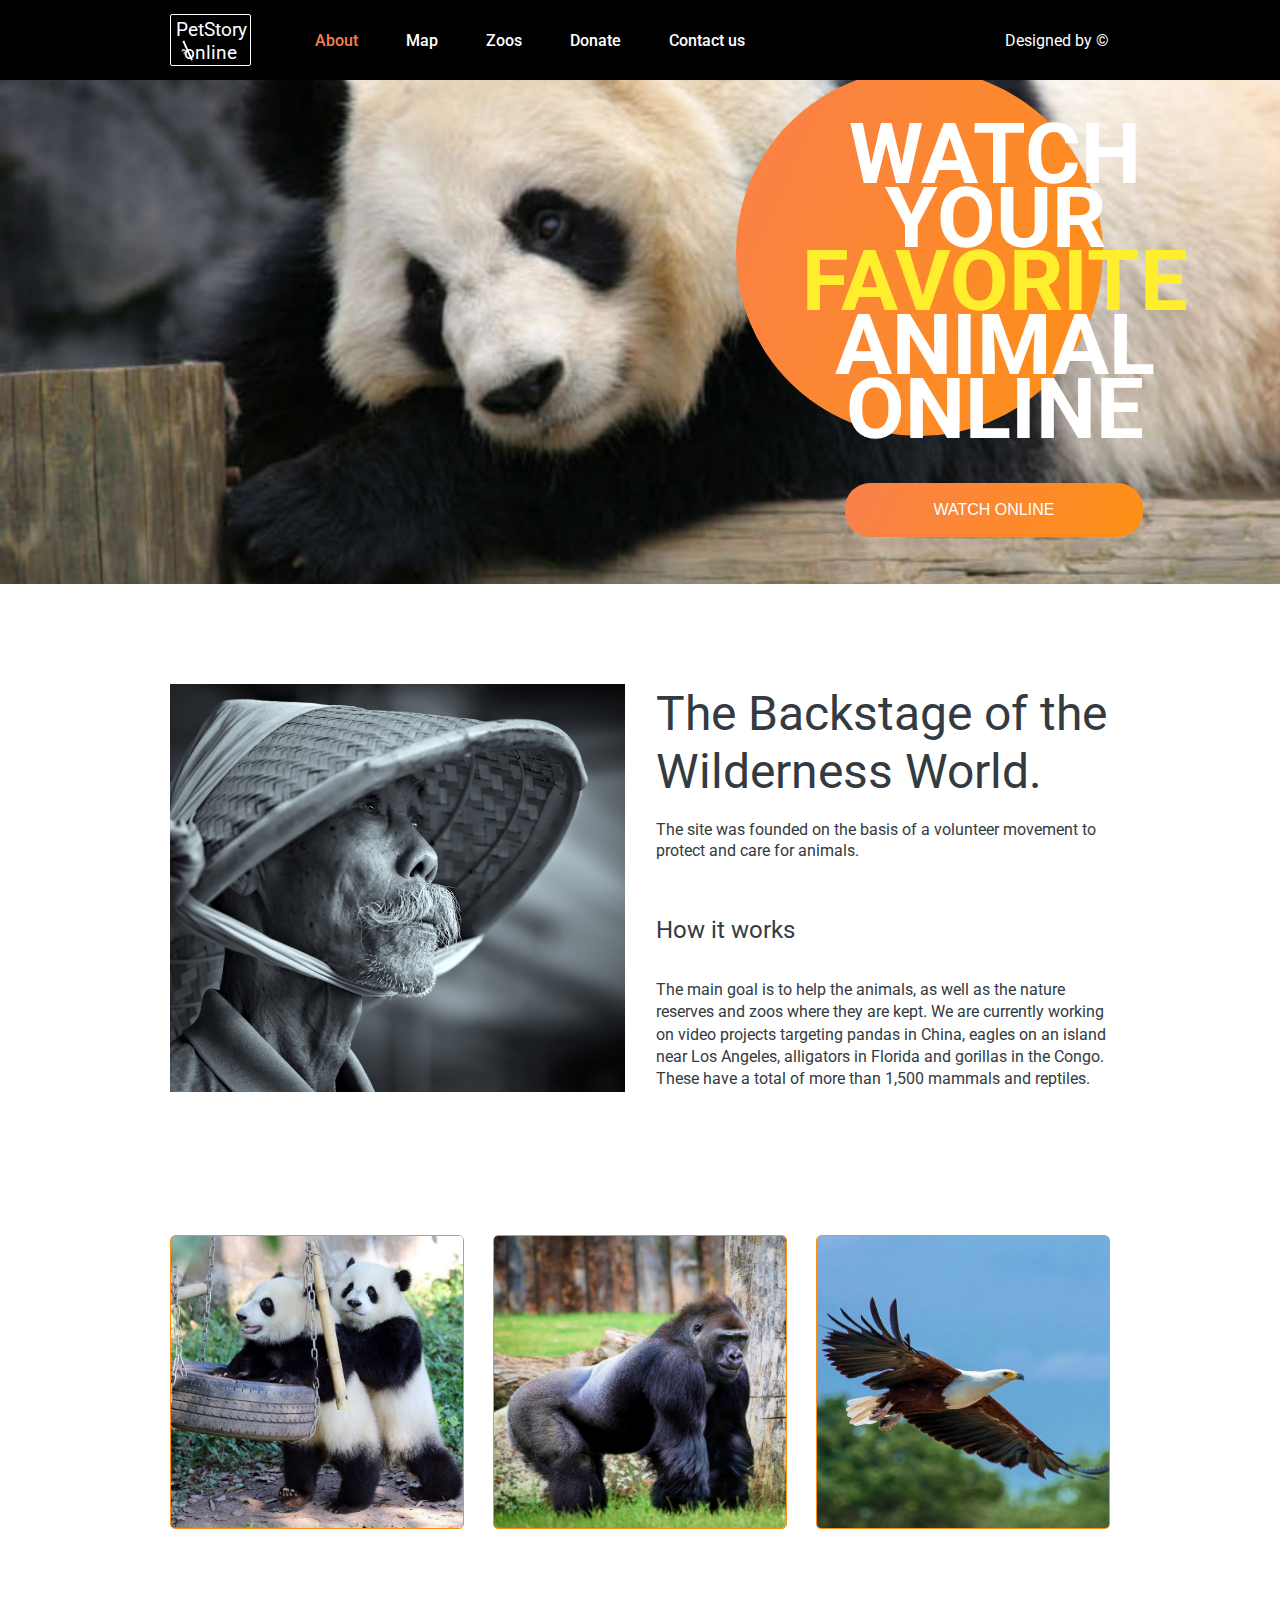
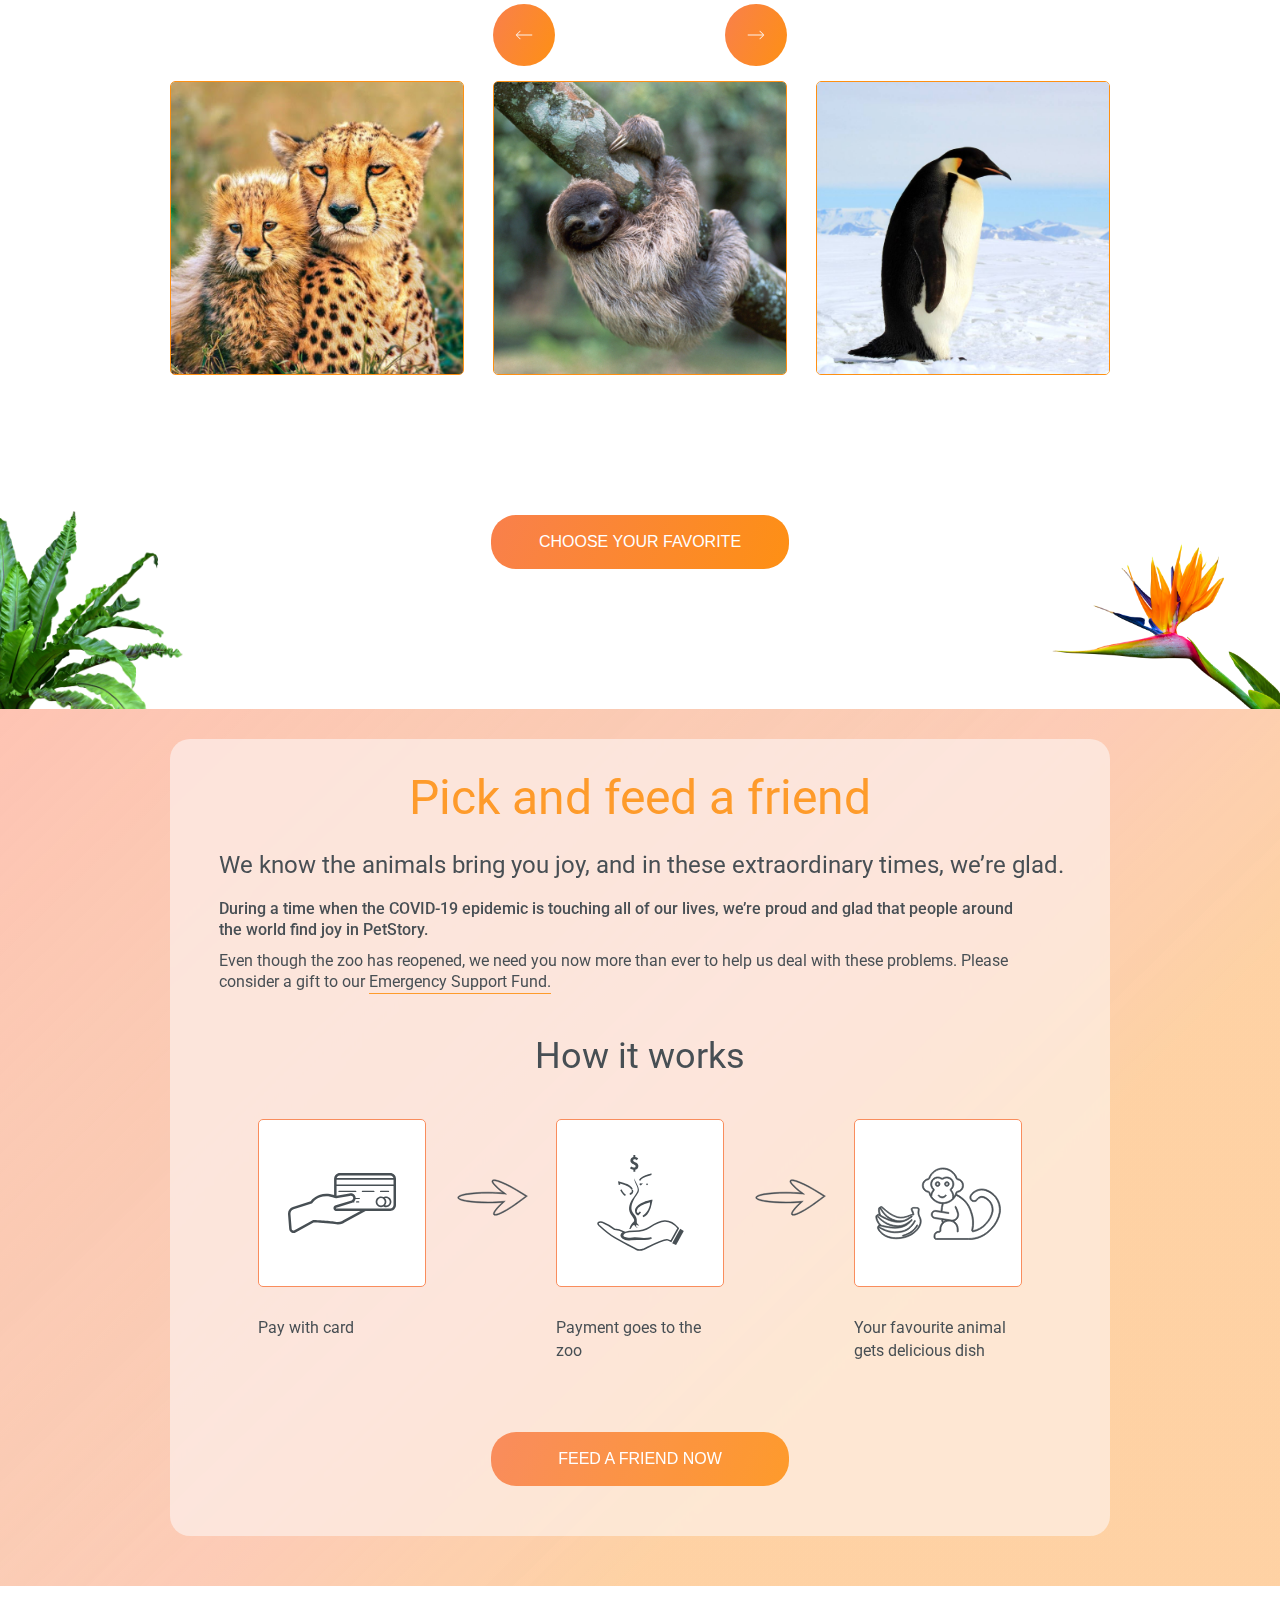
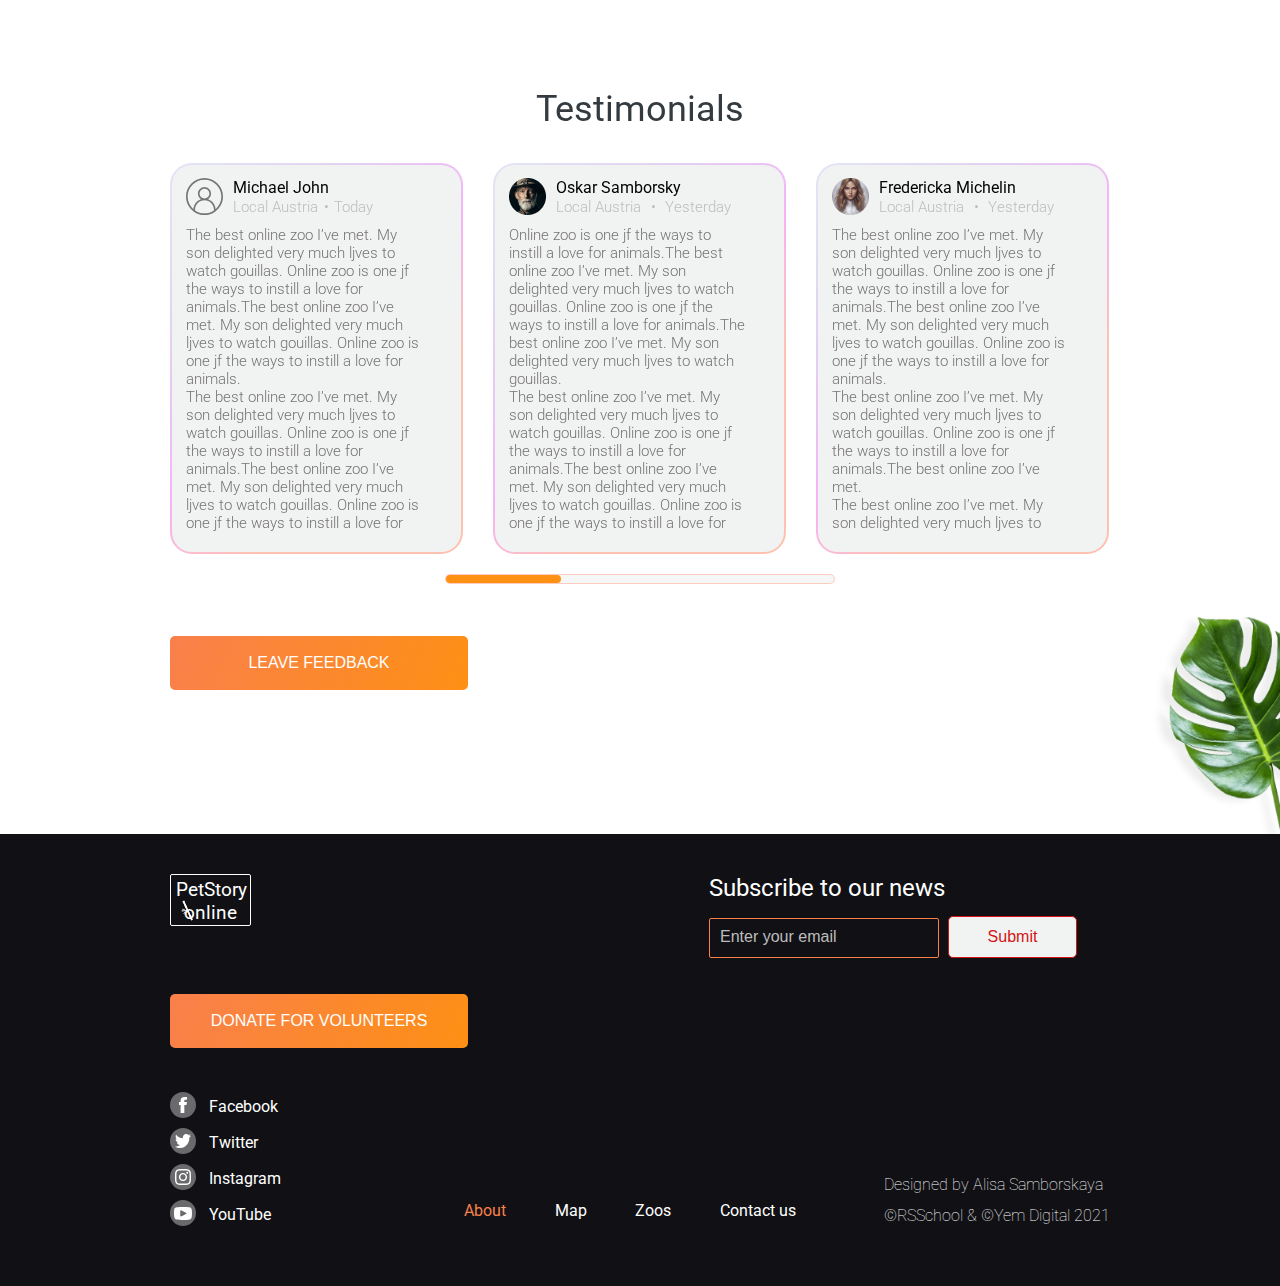
<file: index.html>
<!DOCTYPE html>
<html lang="en">
<head>
    <meta charset="UTF-8">
    <meta http-equiv="X-UA-Compatible" content="IE=edge">
    <meta name="viewport" content="width=device-width, initial-scale=1.0">
    <link rel="stylesheet" href="pages/main/style.css">
    <link href="https://fonts.googleapis.com/css2?family=Roboto:wght@300;400;500;700&display=swap" rel="stylesheet"> 
    <title>PetStory-Online</title>
</head>
<body>
    <header>
        <div class="shadow-bg"></div>
        <nav class="nav">
            <a class="logo" href="">
                <h1>PetStory online</h1>
            </a>
            <ul class="navigation">
                <li><a class="about-active" href="/">About</a></li>
                <li><a href="">Map</a></li>
                <li><a href="">Zoos</a></li>
                <li><a href="pages/donate">Donate</a></li>
                <li><a href="">Contact us</a></li>
            </ul>
            <a href="https://www.figma.com/file/ypzT9idgAILaSRVRmDAJxn/online-zoo-3-weeks?node-id=0%3A1" class="designed-by" target="_blank">Designed by &#169;</a>
            <div class="burger-menu">
                <div class="menu__btn">
                    <span class="burger-button"></span>
                </div>
            </div>
        </nav>
    </header>
    <main>
        <section class="section_what">
            <div class="what_container">
                <div class="what_content">
                    <div class="what_text">
                        <div class="circle">
                            <p class="watch_your">Watch<br>your<br><span style="color: #FFEE2E;">favorite<br></span>animal<br>online</p>
                        </div>
                    </div>
                    <button class="round_but watch_but">Watch online</button>
                </div>
            </div>
        </section>
        <div class="wrapper">
            <div class="flower">
                <img src="assets/images/flower.png" alt="flower">
            </div>
            <div class="palm">
                <img src="assets/images/palm.png" alt="palm">
            </div>
            <div class="strelitzia">
                <img src="assets/images/strelitzia.png" alt="strelitzia">
            </div>
            <div class="backstage">
                <div class="container">
                    <section class="thebackstage">
                        <div class="bamboo_cap_img">
                            <img class="bamboo_cap" src="assets/images/bamboo-cap.png" alt="bamboo_cap" width="609" height="403">
                            <img class="bamboo_cap_small" src="assets/images/bamboo-cap-small.jpg" alt="bamboo_cap">
                        </div>
                        <div class="backstage_text">
                            <h2>The Backstage of the Wilderness World.</h2>
                            <p class="backstage_p1">The site was founded on the basis of a volunteer movement to protect and care for animals.</p>
                            <p class="backstage_p2">How it works </p>
                            <p class="backstage_p3">The main goal is to help the animals, as well as the nature reserves and zoos where they are kept. We are currently working on video projects targeting pandas in China, eagles on an island near Los Angeles, alligators in Florida and gorillas in the Congo. These have a total of more than 1,500 mammals and reptiles.</p>
                        </div>
                    </section>
                </div>
                <section class="pets-container">
                    <button class="round-arrow round-arrow-left">
                        <img src="assets/icons/left-arrow.svg" alt="left arrow">
                    </button>
                    <div class="container">
                        <div class="pets-carousel">
                            <div class="pets active">
                                <div class="pet_img">
                                    <img class="pet-image" src="assets/images/giantPandas.png" alt="Giant Pandas">
                                    <div class="pet-description">
                                        <span class="pet-name">Giant Pandas</span>
                                        <p class="pet-text">Native to Southwest China</p>
                                        <img class="pet-icon" src="assets/icons/banana.svg" alt="banana">
                                    </div>
                                </div>
                                <div class="pet_img">
                                    <img class="pet-image" src="assets/images/eagles.png" alt="Eagles">
                                    <div class="pet-description">
                                        <span class="pet-name">Eagles</span>
                                        <p class="pet-text">Native to South America</p>
                                        <img class="pet-icon" src="assets/icons/meet-fish.svg" alt="meat fish">
                                    </div>
                                </div>
                                <div class="pet_img">
                                    <img class="pet-image" src="assets/images/gorillas.png" alt="Gorillas">
                                    <div class="pet-description">
                                        <span class="pet-name">Gorillas</span>
                                        <p class="pet-text">Native to Congo</p>
                                        <img class="pet-icon" src="assets/icons/banana.svg" alt="banana">
                                    </div>
                                </div>
                                <div class="pet_img">
                                    <img class="pet-image" src="assets/images/twoToed.png" alt="Two-toed sloth">
                                    <div class="pet-description">
                                        <span class="pet-name">Two-toed sloth</span>
                                        <p class="pet-text">Mesoamerica, South America</p>
                                        <img class="pet-icon" src="assets/icons/banana.svg" alt="banana">
                                    </div>
                                </div>
                                <div class="pet_img">
                                    <img class="pet-image" src="assets/images/cheetahs.png" alt="Cheetahs">
                                    <div class="pet-description">
                                        <span class="pet-name">Cheetahs</span>
                                        <p class="pet-text">Native to Africa</p>
                                        <img class="pet-icon" src="assets/icons/meet-fish.svg" alt="meat fish">
                                    </div>
                                </div>
                                <div class="pet_img">
                                    <img class="pet-image" src="assets/images/penguins.png" alt="Penguins">
                                    <div class="pet-description">
                                        <span class="pet-name">Penguins</span>
                                        <p class="pet-text">Native to Antarctica</p>
                                        <img class="pet-icon" src="assets/icons/meet-fish.svg" alt="meat fish">
                                    </div>
                                </div>
                            </div>
                            <div class="pets">
                                <div class="pet_img">
                                    <img class="pet-image" src="assets/images/giantPandas.png" alt="Giant Pandas">
                                    <div class="pet-description">
                                        <span class="pet-name">Giant Pandas</span>
                                        <p class="pet-text">Native to Southwest China</p>
                                        <img class="pet-icon" src="assets/icons/banana.svg" alt="banana">
                                    </div>
                                </div>
                                <div class="pet_img">
                                    <img class="pet-image" src="assets/images/eagles.png" alt="Eagles">
                                    <div class="pet-description">
                                        <span class="pet-name">Eagles</span>
                                        <p class="pet-text">Native to South America</p>
                                        <img class="pet-icon" src="assets/icons/meet-fish.svg" alt="meat fish">
                                    </div>
                                </div>
                                <div class="pet_img">
                                    <img class="pet-image" src="assets/images/gorillas.png" alt="Gorillas">
                                    <div class="pet-description">
                                        <span class="pet-name">Gorillas</span>
                                        <p class="pet-text">Native to Congo</p>
                                        <img class="pet-icon" src="assets/icons/banana.svg" alt="banana">
                                    </div>
                                </div>
                                <div class="pet_img">
                                    <img class="pet-image" src="assets/images/twoToed.png" alt="Two-toed sloth">
                                    <div class="pet-description">
                                        <span class="pet-name">Two-toed sloth</span>
                                        <p class="pet-text">Mesoamerica, South America</p>
                                        <img class="pet-icon" src="assets/icons/banana.svg" alt="banana">
                                    </div>
                                </div>
                                <div class="pet_img">
                                    <img class="pet-image" src="assets/images/cheetahs.png" alt="Cheetahs">
                                    <div class="pet-description">
                                        <span class="pet-name">Cheetahs</span>
                                        <p class="pet-text">Native to Africa</p>
                                        <img class="pet-icon" src="assets/icons/meet-fish.svg" alt="meat fish">
                                    </div>
                                </div>
                                <div class="pet_img">
                                    <img class="pet-image" src="assets/images/penguins.png" alt="Penguins">
                                    <div class="pet-description">
                                        <span class="pet-name">Penguins</span>
                                        <p class="pet-text">Native to Antarctica</p>
                                        <img class="pet-icon" src="assets/icons/meet-fish.svg" alt="meat fish">
                                    </div>
                                </div>
                            </div>
                            <div class="pets">
                                <div class="pet_img">
                                    <img class="pet-image" src="assets/images/giantPandas.png" alt="Giant Pandas">
                                    <div class="pet-description">
                                        <span class="pet-name">Giant Pandas</span>
                                        <p class="pet-text">Native to Southwest China</p>
                                        <img class="pet-icon" src="assets/icons/banana.svg" alt="banana">
                                    </div>
                                </div>
                                <div class="pet_img">
                                    <img class="pet-image" src="assets/images/eagles.png" alt="Eagles">
                                    <div class="pet-description">
                                        <span class="pet-name">Eagles</span>
                                        <p class="pet-text">Native to South America</p>
                                        <img class="pet-icon" src="assets/icons/meet-fish.svg" alt="meat fish">
                                    </div>
                                </div>
                                <div class="pet_img">
                                    <img class="pet-image" src="assets/images/gorillas.png" alt="Gorillas">
                                    <div class="pet-description">
                                        <span class="pet-name">Gorillas</span>
                                        <p class="pet-text">Native to Congo</p>
                                        <img class="pet-icon" src="assets/icons/banana.svg" alt="banana">
                                    </div>
                                </div>
                                <div class="pet_img">
                                    <img class="pet-image" src="assets/images/twoToed.png" alt="Two-toed sloth">
                                    <div class="pet-description">
                                        <span class="pet-name">Two-toed sloth</span>
                                        <p class="pet-text">Mesoamerica, South America</p>
                                        <img class="pet-icon" src="assets/icons/banana.svg" alt="banana">
                                    </div>
                                </div>
                                <div class="pet_img">
                                    <img class="pet-image" src="assets/images/cheetahs.png" alt="Cheetahs">
                                    <div class="pet-description">
                                        <span class="pet-name">Cheetahs</span>
                                        <p class="pet-text">Native to Africa</p>
                                        <img class="pet-icon" src="assets/icons/meet-fish.svg" alt="meat fish">
                                    </div>
                                </div>
                                <div class="pet_img">
                                    <img class="pet-image" src="assets/images/penguins.png" alt="Penguins">
                                    <div class="pet-description">
                                        <span class="pet-name">Penguins</span>
                                        <p class="pet-text">Native to Antarctica</p>
                                        <img class="pet-icon" src="assets/icons/meet-fish.svg" alt="meat fish">
                                    </div>
                                </div>
                            </div>
                        </div>
                    </div>
                    <button class="round-arrow round-arrow-right">
                        <img src="assets/icons/right-arrow.svg" alt="right arrow">
                    </button>
                </section>
                <button class="round_but">choose your favorite</button>
            </div>
        </div>
        <section class="pick">
            <div class="container">
                <div class="pick-container">
                    <h2>Pick and feed a friend</h2>
                    <p class="pick-subtitle">We know the animals bring you joy, and in these extraordinary times, we&rsquo;re glad.</p>
                    <p class="pick-text1"><b>During a time when the COVID-19 epidemic is touching all of our lives, we&rsquo;re proud and glad that people around the world find joy in PetStory.</b></p>
                    <p class="pick-text2">Even though the zoo has reopened, we need you now more than ever to help us deal with these problems. Please consider
                        a gift to our <a href="pages/donate" class="pick-underline">Emergency Support Fund.</a></p>
                    <h3>How it works</h3>
                    <div class="pick-cards">
                        <div class="pick-col">
                            <div class="pick-card"><img src="assets/icons/paycard.svg" alt="pay card"></div>
                            <p>Pay with card</p>
                        </div>
                        <div class="pick-arrow"><img src="assets/icons/big-arrow.svg" alt="arrow"></div>
                        <div class="pick-col">
                            <div class="pick-card"><img src="assets/icons/zoo.svg" alt="zoo"></div>
                            <p>Payment goes to the zoo</p>
                        </div>
                        <div class="pick-arrow"><img src="assets/icons/big-arrow.svg" alt="arrow"></div>
                        <div class="pick-col">
                            <div class="pick-card"><img src="assets/icons/monkey.svg" alt="monkey"></div>
                            <p>Your favourite animal gets delicious dish</p>
                        </div>
                    </div>
                    <button class="round_but">Feed a friend now</button>
                </div>
            </div>
        </section>
        <div class="wrapper">
            <div class="leav">
                <img src="assets/images/leav.png" alt="leav">
            </div>
            <div class="container testimonials-container">
                <h3 class="testimonials-h3">Testimonials</h3>
                <div class="shadow-bg-testimonials"></div>
                <div class="testimonials">
                    <div class="testimonial-bg">
                        <div class="testimonial">
                            <div class="user">
                                <div class="user-photo">
                                    <img src="assets/icons/noname.svg" alt="no name">
                                </div>
                                <div class="user-info">
                                    <p class="user-name">Michael John</p>
                                    <p class="user-location">Local Austria<span class="dot">&bull;</span>Today</p>
                                </div>
                            </div>
                            <p class="testimonial-text">The best online zoo I&rsquo;ve met. My son delighted very much ljves to watch gouillas. Online zoo is one jf the ways to instill a love for animals.The best online zoo I&rsquo;ve met. My son delighted very much ljves to watch gouillas. Online zoo is one jf the ways to instill a love for animals.<br>
                                The best online zoo I&rsquo;ve met. My son delighted very much ljves to watch gouillas. Online zoo is one jf the ways to instill a love for animals.The best online zoo I&rsquo;ve met. My son delighted very much ljves to watch gouillas. Online zoo is one jf the ways to instill a love for animals.
                            </p> 
                        </div>
                    </div>
                    <div class="testimonial-bg">
                        <div class="testimonial">
                                <div class="user">
                                    <div class="user-photo">
                                        <img src="assets/images/Oskar.png" alt="Oskar">
                                    </div>
                                    <div class="user-info">
                                        <p class="user-name">Oskar Samborsky</p>
                                        <p class="user-location">Local Austria<span class="dot"> &bull; </span>Yesterday</p>
                                    </div>
                                </div>
                                <p class="testimonial-text">Online zoo is one jf the ways to instill a love for animals.The best online zoo I&rsquo;ve met. My son delighted very much ljves to watch gouillas. Online zoo is one jf the ways to instill a love for animals.The best online zoo I&rsquo;ve met. My son delighted very much ljves to watch gouillas.<br>
                                    The best online zoo I&rsquo;ve met. My son delighted very much ljves to watch gouillas. Online zoo is one jf the ways to instill a love for animals.The best online zoo I&rsquo;ve met. My son delighted very much ljves to watch gouillas. Online zoo is one jf the ways to instill a love for animals.
                                    </p>
                        </div>
                    </div>
                    <div class="testimonial-bg">
                        <div class="testimonial">
                                <div class="user">
                                    <div class="user-photo">
                                        <img src="assets/images/Fredericka.png" alt="Fredericka">
                                    </div>
                                    <div class="user-info">
                                        <p class="user-name">Fredericka Michelin</p>
                                        <p class="user-location">Local Austria <span class="dot"> &bull; </span>Yesterday</p>
                                    </div>
                                </div>
                                <p class="testimonial-text">The best online zoo I&rsquo;ve met. My son delighted very much ljves to watch gouillas. Online zoo is one jf the ways to instill a love for animals.The best online zoo I&rsquo;ve met. My son delighted very much ljves to watch gouillas. Online zoo is one jf the ways to instill a love for animals.<br>
                                    The best online zoo I&rsquo;ve met. My son delighted very much ljves to watch gouillas. Online zoo is one jf the ways to instill a love for animals.The best online zoo I&rsquo;ve met.<br>
                                    The best online zoo I&rsquo;ve met. My son delighted very much ljves to watch gouillas. Online zoo is one jf the ways to instill a love for animals.The best online zoo I&rsquo;ve met. My son delighted very much ljves to watch gouillas. Online zoo is one jf the ways to instill a love for animals.
                                    </p>
                        </div>
                    </div>
                    <div class="testimonial-bg">
                        <div class="testimonial">
                                <div class="user">
                                    <div class="user-photo">
                                        <img src="assets/images/Mila.png" alt="Mila">
                                    </div>
                                    <div class="user-info">
                                        <p class="user-name">Mila Riksha</p>
                                        <p class="user-location">Local Austria <span class="dot"> &bull; </span>Yesterday</p>
                                    </div>
                                </div>
                                <p class="testimonial-text">My son delighted very much ljves to watch gouillas. Online zoo is one jf the ways to instill a love for animals.The best online zoo I&rsquo;ve met. My son delighted very much ljves to watch gouillas. Online zoo is one jf the ways to instill a love for animals.The best online zoo I&rsquo;ve met. My son delighted very much ljves to watch gouillas. Online zoo is one jf the ways to instill a love for animals.The best online zoo I&rsquo;ve met. My son delighted very much ljves to watch gouillas.<br>
                                    The best online zoo I&rsquo;ve met. My son delighted very much ljves to watch gouillas. Online zoo is one jf the ways to instill a love for animals.The best online zoo I&rsquo;ve met. My son delighted very much ljves to watch gouillas. Online zoo is one jf the ways to instill a love for animals.
                                </p>
                        </div>
                    </div>
                    <div class="testimonial-bg extra">
                        <div class="testimonial">
                                <div class="user">
                                    <div class="user-photo">
                                        <img src="assets/icons/noname.svg" alt="Mila">
                                    </div>
                                    <div class="user-info">
                                        <p class="user-name">Joshua Martin</p>
                                        <p class="user-location">Local Austria <span class="dot"> &bull; </span>Yesterday</p>
                                    </div>
                                </div>
                                <p class="testimonial-text">My son delighted very much ljves to watch gouillas. Online zoo is one jf the ways to instill a love for animals.The best online zoo I&rsquo;ve met. My son delighted very much ljves to watch gouillas. Online zoo is one jf the ways to instill a love for animals.The best online zoo I&rsquo;ve met. My son delighted very much ljves to watch gouillas. Online zoo is one jf the ways to instill a love for animals.The best online zoo I&rsquo;ve met. My son delighted very much ljves to watch gouillas.<br>
                                    The best online zoo I&rsquo;ve met. My son delighted very much ljves to watch gouillas. Online zoo is one jf the ways to instill a love for animals.The best online zoo I&rsquo;ve met. My son delighted very much ljves to watch gouillas. Online zoo is one jf the ways to instill a love for animals.
                                </p>
                        </div>
                    </div>
                    <div class="testimonial-bg extra">
                        <div class="testimonial">
                                <div class="user">
                                    <div class="user-photo">
                                        <img src="assets/icons/noname.svg" alt="Mila">
                                    </div>
                                    <div class="user-info">
                                        <p class="user-name">Michael Martin</p>
                                        <p class="user-location">Local Austria <span class="dot"> &bull; </span>Yesterday</p>
                                    </div>
                                </div>
                                <p class="testimonial-text">My son delighted very much ljves to watch gouillas. Online zoo is one jf the ways to instill a love for animals.The best online zoo I&rsquo;ve met. My son delighted very much ljves to watch gouillas. Online zoo is one jf the ways to instill a love for animals.The best online zoo I&rsquo;ve met. My son delighted very much ljves to watch gouillas. Online zoo is one jf the ways to instill a love for animals.The best online zoo I&rsquo;ve met. My son delighted very much ljves to watch gouillas.<br>
                                    The best online zoo I&rsquo;ve met. My son delighted very much ljves to watch gouillas. Online zoo is one jf the ways to instill a love for animals.The best online zoo I&rsquo;ve met. My son delighted very much ljves to watch gouillas. Online zoo is one jf the ways to instill a love for animals.
                                </p>
                        </div>
                    </div>
                    <div class="testimonial-bg extra">
                        <div class="testimonial">
                                <div class="user">
                                    <div class="user-photo">
                                        <img src="assets/icons/noname.svg" alt="Mila">
                                    </div>
                                    <div class="user-info">
                                        <p class="user-name">Stephen Powers</p>
                                        <p class="user-location">Local Austria <span class="dot"> &bull; </span>Yesterday</p>
                                    </div>
                                </div>
                                <p class="testimonial-text">My son delighted very much ljves to watch gouillas. Online zoo is one jf the ways to instill a love for animals.The best online zoo I&rsquo;ve met. My son delighted very much ljves to watch gouillas. Online zoo is one jf the ways to instill a love for animals.The best online zoo I&rsquo;ve met. My son delighted very much ljves to watch gouillas. Online zoo is one jf the ways to instill a love for animals.The best online zoo I&rsquo;ve met. My son delighted very much ljves to watch gouillas.<br>
                                    The best online zoo I&rsquo;ve met. My son delighted very much ljves to watch gouillas. Online zoo is one jf the ways to instill a love for animals.The best online zoo I&rsquo;ve met. My son delighted very much ljves to watch gouillas. Online zoo is one jf the ways to instill a love for animals.
                                </p>
                        </div>
                    </div>
                    <div class="testimonial-bg extra">
                        <div class="testimonial">
                                <div class="user">
                                    <div class="user-photo">
                                        <img src="assets/icons/noname.svg" alt="Mila">
                                    </div>
                                    <div class="user-info">
                                        <p class="user-name">Katherine Hudson</p>
                                        <p class="user-location">Local Austria <span class="dot"> &bull; </span>Yesterday</p>
                                    </div>
                                </div>
                                <p class="testimonial-text">My son delighted very much ljves to watch gouillas. Online zoo is one jf the ways to instill a love for animals.The best online zoo I&rsquo;ve met. My son delighted very much ljves to watch gouillas. Online zoo is one jf the ways to instill a love for animals.The best online zoo I&rsquo;ve met. My son delighted very much ljves to watch gouillas. Online zoo is one jf the ways to instill a love for animals.The best online zoo I&rsquo;ve met. My son delighted very much ljves to watch gouillas.<br>
                                    The best online zoo I&rsquo;ve met. My son delighted very much ljves to watch gouillas. Online zoo is one jf the ways to instill a love for animals.The best online zoo I&rsquo;ve met. My son delighted very much ljves to watch gouillas. Online zoo is one jf the ways to instill a love for animals.
                                </p>
                        </div>
                    </div>
                    <div class="testimonial-bg extra">
                        <div class="testimonial">
                                <div class="user">
                                    <div class="user-photo">
                                        <img src="assets/icons/noname.svg" alt="Mila">
                                    </div>
                                    <div class="user-info">
                                        <p class="user-name">Kimberly Campbell</p>
                                        <p class="user-location">Local Austria <span class="dot"> &bull; </span>Yesterday</p>
                                    </div>
                                </div>
                                <p class="testimonial-text">My son delighted very much ljves to watch gouillas. Online zoo is one jf the ways to instill a love for animals.The best online zoo I&rsquo;ve met. My son delighted very much ljves to watch gouillas. Online zoo is one jf the ways to instill a love for animals.The best online zoo I&rsquo;ve met. My son delighted very much ljves to watch gouillas. Online zoo is one jf the ways to instill a love for animals.The best online zoo I&rsquo;ve met. My son delighted very much ljves to watch gouillas.<br>
                                    The best online zoo I&rsquo;ve met. My son delighted very much ljves to watch gouillas. Online zoo is one jf the ways to instill a love for animals.The best online zoo I&rsquo;ve met. My son delighted very much ljves to watch gouillas. Online zoo is one jf the ways to instill a love for animals.
                                </p>
                        </div>
                    </div>
                    <div class="testimonial-bg extra">
                        <div class="testimonial">
                                <div class="user">
                                    <div class="user-photo">
                                        <img src="assets/icons/noname.svg" alt="Mila">
                                    </div>
                                    <div class="user-info">
                                        <p class="user-name">Stephanie Davis</p>
                                        <p class="user-location">Local Austria <span class="dot"> &bull; </span>Yesterday</p>
                                    </div>
                                </div>
                                <p class="testimonial-text">My son delighted very much ljves to watch gouillas. Online zoo is one jf the ways to instill a love for animals.The best online zoo I&rsquo;ve met. My son delighted very much ljves to watch gouillas. Online zoo is one jf the ways to instill a love for animals.The best online zoo I&rsquo;ve met. My son delighted very much ljves to watch gouillas. Online zoo is one jf the ways to instill a love for animals.The best online zoo I&rsquo;ve met. My son delighted very much ljves to watch gouillas.<br>
                                    The best online zoo I&rsquo;ve met. My son delighted very much ljves to watch gouillas. Online zoo is one jf the ways to instill a love for animals.The best online zoo I&rsquo;ve met. My son delighted very much ljves to watch gouillas. Online zoo is one jf the ways to instill a love for animals.
                                </p>
                        </div>
                    </div>
                    <div class="testimonial-bg extra">
                        <div class="testimonial">
                                <div class="user">
                                    <div class="user-photo">
                                        <img src="assets/icons/noname.svg" alt="Mila">
                                    </div>
                                    <div class="user-info">
                                        <p class="user-name">Heather Brown</p>
                                        <p class="user-location">Local Austria <span class="dot"> &bull; </span>Yesterday</p>
                                    </div>
                                </div>
                                <p class="testimonial-text">My son delighted very much ljves to watch gouillas. Online zoo is one jf the ways to instill a love for animals.The best online zoo I&rsquo;ve met. My son delighted very much ljves to watch gouillas. Online zoo is one jf the ways to instill a love for animals.The best online zoo I&rsquo;ve met. My son delighted very much ljves to watch gouillas. Online zoo is one jf the ways to instill a love for animals.The best online zoo I&rsquo;ve met. My son delighted very much ljves to watch gouillas.<br>
                                    The best online zoo I&rsquo;ve met. My son delighted very much ljves to watch gouillas. Online zoo is one jf the ways to instill a love for animals.The best online zoo I&rsquo;ve met. My son delighted very much ljves to watch gouillas. Online zoo is one jf the ways to instill a love for animals.
                                </p>
                        </div>
                    </div>
                </div>
                <input class="scrollbar" type="range" min="0" max="7" step="1" value="0">
                <button class="rect_but leave-feed">leave feedback</button>
            </div>
        </div>
    </main>
    <footer>
        <div class="container">
            <div class="footer_top">
                <a class="logo" href=""><h1>PetStory online</h1></a>
                <div class="footer_subscribe">
                    <p>Subscribe to our news</p>
                    <form class="subscribe_form" action="">
                        <input type="email" name="" class="email_form" required placeholder="Enter your email" id="">
                        <button class="rect_but submit_but">Submit</button>
                    </form>
                </div>
            </div>
            <button class="rect_but">donate for volunteers</button>
            <div class="footer_bottom">
                <div class="social">
                    <ul>
                        <li><a href="https://www.facebook.com/"><div class="social-icon"><img src="assets/icons/facebook.svg" alt="facebook"></div>Facebook</a></li>
                        <li><a href="https://twitter.com/"><div class="social-icon"><img src="assets/icons/twitter.svg" alt="twitter"></div>Twitter</a></li>
                        <li><a href="https://www.instagram.com/"><div class="social-icon"><img src="assets/icons/instagram.svg" alt="instagram"></div>Instagram</a></li>
                        <li><a href="https://www.youtube.com/"><div class="social-icon"><img src="assets/icons/youtube.svg" alt="youtube"></div>YouTube</a></li>
                    </ul>
                </div>
                <div class="footer-nav">
                    <ul>
                        <li><a class="about-active" href="">About</a></li>
                        <li><a href="">Map</a></li>
                        <li><a href="">Zoos</a></li>
                        <li><a href="">Contact us</a></li>
                    </ul>
                </div>
                <div class="footer-designed">
                    <a href="https://www.figma.com/" class="design_link">
                        <p>Designed by Alisa Samborskaya</p>
                        <p>©RSSchool &amp; ©Yem Digital 2021</p>
                    </a>
                </div>
            </div>
        </div>
    </footer>
    <script src="pages/main/script.js"></script>
    <script src="blocks/menu.js"></script>
</body>
</html>
</file>
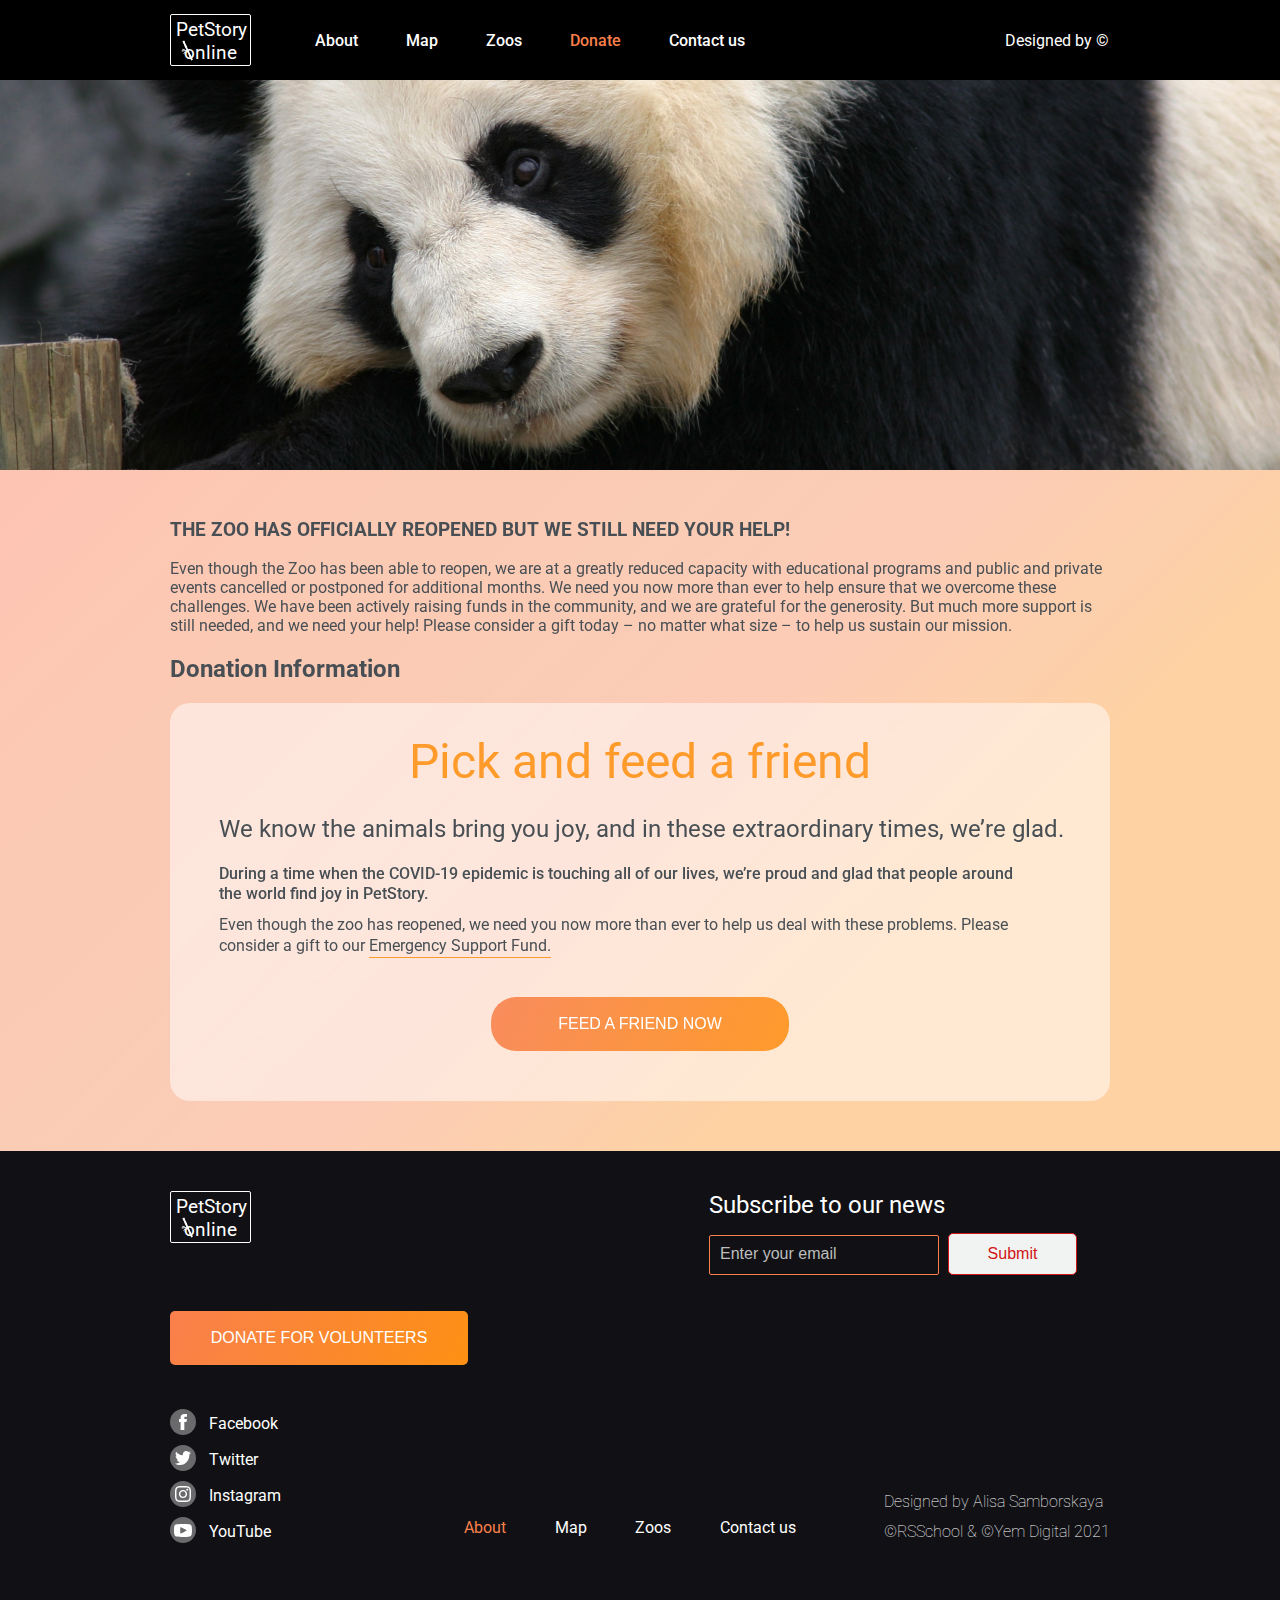
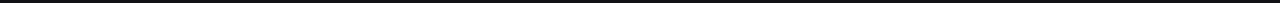
<file: pages/donate/index.html>
<!DOCTYPE html>
<html lang="en">
<head>
    <meta charset="UTF-8">
    <meta http-equiv="X-UA-Compatible" content="IE=edge">
    <meta name="viewport" content="width=device-width, initial-scale=1.0">
    <link rel="stylesheet" href="style.css">
    <link href="https://fonts.googleapis.com/css2?family=Roboto:wght@300;400;500;700&display=swap" rel="stylesheet"> 
    <title>Donate</title>
</head>
<body>
    <header>
        <div class="shadow-bg"></div>
        <nav class="nav">
            <a class="logo" href="../../index.html">
                <h1>PetStory online</h1>
            </a>
            <ul class="navigation">
                <li><a href="../../index.html">About</a></li>
                <li><a href="">Map</a></li>
                <li><a href="">Zoos</a></li>
                <li><a class="about-active" href="../donate/index.html">Donate</a></li>
                <li><a href="">Contact us</a></li>
            </ul>
            <a href="https://www.figma.com/file/ypzT9idgAILaSRVRmDAJxn/online-zoo-3-weeks?node-id=0%3A1" class="designed-by" target="_blank">Designed by &#169;</a>
            <div class="burger-menu">
                <div class="menu__btn">
                    <span class="burger-button"></span>
                </div>
            </div>
        </nav>
    </header>

    <main>
        <div class="panda-bg"></div>
        <section class="pick">
            <div class="container">
                <h3>THE ZOO HAS OFFICIALLY REOPENED BUT WE STILL NEED YOUR HELP!</h3>
                <p>Even though the Zoo has been able to reopen, we are at a greatly reduced capacity with educational programs and public and private events cancelled or postponed for additional months. We need you now more than ever to help ensure that we overcome these challenges. We have been actively raising funds in the community, and we are grateful for the generosity.  But much more support is still needed, and we need your help! Please consider a gift today – no matter what size – to help us sustain our mission.</p>
                <h2>Donation Information</h2>
                <div class="pick-container">
                    <h2>Pick and feed a friend</h2>
                    <p class="pick-subtitle">We know the animals bring you joy, and in these extraordinary times, we&rsquo;re glad.</p>
                    <p class="pick-text1"><b>During a time when the COVID-19 epidemic is touching all of our lives, we&rsquo;re proud and glad that people around the world find joy in PetStory.</b></p>
                    <p class="pick-text2">Even though the zoo has reopened, we need you now more than ever to help us deal with these problems. Please consider
                        a gift to our <a href="../donate/index.html" class="pick-underline">Emergency Support Fund.</a></p>
                    <div><button class="round_but">Feed a friend now</button></div>
                </div>
            </div>
        </section>
    </main>

    <footer>
        <div class="container">
            <div class="footer_top">
                <a class="logo" href=""><h1>PetStory online</h1></a>
                <div class="footer_subscribe">
                    <p>Subscribe to our news</p>
                    <form class="subscribe_form" action="">
                        <input type="email" name="" class="email_form" required placeholder="Enter your email" id="">
                        <button class="rect_but submit_but">Submit</button>
                    </form>
                </div>
            </div>
            <button class="rect_but">donate for volunteers</button>
            <div class="footer_bottom">
                <div class="social">
                    <ul>
                        <li><a href="https://www.facebook.com/"><div class="social-icon"><img src="../../assets/icons/facebook.svg" alt="facebook"></div>Facebook</a></li>
                        <li><a href="https://twitter.com/"><div class="social-icon"><img src="../../assets/icons/twitter.svg" alt="twitter"></div>Twitter</a></li>
                        <li><a href="https://www.instagram.com/"><div class="social-icon"><img src="../../assets/icons/instagram.svg" alt="instagram"></div>Instagram</a></li>
                        <li><a href="https://www.youtube.com/"><div class="social-icon"><img src="../../assets/icons/youtube.svg" alt="youtube"></div>YouTube</a></li>
                    </ul>
                </div>
                <div class="footer-nav">
                    <ul>
                        <li><a class="about-active" href="../../index.html">About</a></li>
                        <li><a href="">Map</a></li>
                        <li><a href="">Zoos</a></li>
                        <li><a href="">Contact us</a></li>
                    </ul>
                </div>
                <div class="footer-designed">
                    <a href="https://www.figma.com/" class="design_link">
                        <p>Designed by Alisa Samborskaya</p>
                        <p>©RSSchool &amp; ©Yem Digital 2021</p>
                    </a>
                </div>
            </div>
        </div>
    </footer>
    <script src="script.js"></script>
    <script src="../../blocks/menu.js"></script>
</body>
</html>
</file>
<file: pages/main/style.css>
body {
    font-family: 'Roboto', Verdana, sans-serif;
    font-size: 16px;
    color: #333B41;
    margin: 0;
}
header {
    background-color: #000000;
    color: #fff;
    height: 80px;
    width: 100%;
    z-index: 10;
    position: relative;
}
div img{
    display: block;
}
a {
    text-decoration: none;
    color: #fff;
    transition: 0.5s;
}
a:hover {
    color: #4B9200;
}
.about-active {
    color: #F9804B !important;
}
.logo {
    display: block;
    border: 1px solid white;
    border-radius: 2px;
    font-size: 19px;
    padding: 4px 5px;
    position: relative;
    text-align: center;
    width: 81px;
    height: 52px;
    box-sizing: border-box;
    white-space: wrap;
}
.logo::after {
    content: url(../../assets/icons/bamboo.svg);
    position: absolute;
    top: 25px;
    left: 10px;
  }
.logo h1 {
    font-size: 19px;
    font-weight: 400;
    line-height: 120%;
    margin: 0;
}
nav {
    height: 100%;
    display: flex;
    justify-content: space-between;
    align-items: center;
    align-content: center;
    padding: 0 220px;
    width: 1160px;
    margin: 0 auto;
}
nav ul {
    display: flex;
    flex-direction: row;
    margin-right: 438px;
    margin-left: 60px;
    padding-left: 0;
}
nav li {
    list-style: none;
    margin-right: 58px;
    font-weight: 500;
}
nav li:last-of-type {
    margin-right: 0;
}
.nav.nav-active {
    flex-direction: column;
    align-items: flex-start;
    justify-content: space-between;
    height: 329px;
    width: 100%;
    background-color: #ffffff;
    z-index: 30;
    position: relative;
    padding: 10px 10px 40px;
    box-sizing: border-box;
}
.nav.nav-active .designed-by {
    display: block;
}
.nav.nav-active a {
    color: #333B41;
}
.nav.nav-active a:hover {
    color: #4B9200;
}
.nav.nav-active .logo {
    border: 0.8px solid #FE9013;
    border-radius: 2px;
    width: min-content;
    height: auto;
    padding: 2px;
}
.nav.nav-active .logo h1 {
    font-size: 15px;
    color: #FE9013;
}
.nav.nav-active li {
    font-weight: 400;
    margin: 0 0 15px;
}
.navigation.open-menu {
    display: block;
    z-index: 10;
    margin: 20px 0 0;
}
.shadow-bg, .shadow-bg-testimonials {
    position: fixed;
    z-index: 0;
    top: 0;
    right: 0;
    bottom: 0;
    left: 0;
    background: rgba(41, 41, 41, 0.6);
    transition: 0.5s;
    opacity: 0;
    display: none;
}
.shadow-bg-active {
    opacity: 1;
    z-index: 20;
    display: block;
}
.burger-button-active::after {
    background-image: url(../../assets/icons/x_icon.svg);
    width: 14px !important;
    height: 14px !important;
    top: 0 !important;
    right: 0;
}

/* ---------- WATCH YOUR ---------- */
.section_what {
    background: url("../../assets/images/giantPanda.png") no-repeat;
    background-position: center top;
    background-size: cover;
    height: 780px;
    margin-top: -80px;
    width: 100%;
}
.what_container {
    width: 1160px;
    display: flex;
    position: relative;
    height: 700px;
    justify-content: flex-end;
    margin: 0 auto;
}
.what_content {
    padding-top: 89px;
    display: flex;
    flex-direction: column;
    margin: 0;
}
.circle {
    position: absolute;
    top: 0;
    left: 0;
    margin: 0;
    width: 465px;
    height: 465px;
    background: linear-gradient(113.96deg, #F9804B 1.49%, #FE9013 101.44%);
    border-radius: 50%;
}
.what_text {
    width: 573px;
    height: 588px;
    margin-right: 0;
    position: relative;
    display: flex;
}
.watch_your {
    position: absolute;
    top: 74px;
    left: 81px;
    margin: 0;
    font-weight: 700;
    font-size: 106.496px;
    line-height: 75%;
    text-align: center;
    text-transform: uppercase;
    color: #FFFFFF;
}
button {
    cursor: pointer;
    font-weight: 500;
    font-size: 16px;
    line-height: 140%;
    text-align: center;
    text-transform: uppercase;
    color: #FFFFFF;
}
.round_but {
    display: block;
    margin: 0 auto;
    width: 298px;
    height: 54px;
    background: linear-gradient(113.96deg, #F9804B 1.49%, #FE9013 101.44%);
    border-radius: 25px;
    border: 0;
}
.rect_but {
    width: 298px;
    height: 54px;
    border-radius: 5px;
    border: 0;
    background: linear-gradient(113.96deg, #F9804B 1.49%, #FE9013 101.44%);

}
.rect_but:hover, .round_but:hover, .round-arrow:hover {
    background: linear-gradient(113.96deg, #E47209 1.49%, #E47209 101.44%);
    transition: 1s;
}
.rect_but.submit_but {
    width: 129px;
    height: 42px;
    background: #F1F3F2;
    border: 1px solid #D31414;
    border-radius: 5px;
    line-height: 140%;
    color: #D31414;
    text-transform: none;
}
.watch_but {
    margin-bottom: 23px;
    margin-right: 100px;
    align-self: flex-end;
}
.wrapper {
    position: relative;
    display: inline-block;
    width: 100%;
}
.container {
    width: 1160px;
    margin: 0 auto;
    overflow-x: hidden;
}
.backstage {
    width: 1600px;
    margin: 140px auto 100px;
}
.thebackstage {
    width: 100%;
    margin-bottom: 180px;
    display: flex;
    justify-content: space-between;
    align-items: center;
}
.bamboo_cap_small {
    display: none;
}
.backstage_text {
    width: 465px;
    display: flex;
    justify-content: space-between;;
    flex-direction: column;
}
.backstage_text h2 {
    margin-bottom: 20px;
    margin-top: 0;
    font-weight: 400;
    font-size: 48px;
    line-height: 120%;
}
.backstage_p1 {
    line-height: 130%;
    margin: 0 0 54px 0;
}
.backstage_p2 {
    font-size: 24px;
    line-height: 120%;
    margin: 0 0 34px 0;
}
.backstage_p3 {
    line-height: 140%;
    margin: 0 auto;
}
.flower {
    position: absolute;
    right: 0;
    top: 12px;
    filter: drop-shadow(0px 4px 4px rgba(0, 0, 0, 0.25));
    transition: 1s;
}
.palm {
    position: absolute;
    left: -588px;
    bottom: 0;
}
.strelitzia{
    position: absolute;
    right: 0;
    bottom: 0;
}

/* ---------- PETS ---------- */
.pets-container {
    display: flex;
    align-items: center;
    max-width: 1600px;
    margin: auto;
    padding: 0 140px 80px;
}
.pets-carousel {
    position: relative;
    width: 100%;
    overflow: hidden;
}
.pets {
    grid-template: repeat(2, 1fr) / repeat(3, 1fr);
    gap: 20px 30px;
    display: none;
    animation: 0.5s ease-in-out;
    position: relative;
}
.pets.active, .pets.next {
    display: grid;
}
.pets.next {
    position: absolute;
    top: 0;
    width: 100%;
}
.to-left {
    animation-name: left;
}
.to-right {
    animation-name: right;
    animation-direction: reverse;
}
.from-left {
    animation-name: left;
    animation-direction: reverse;
}
.from-right {
    animation-name: right;
}

@keyframes left {
    from {
        left: 0;
    } to {
        left: -100%;
    }
}
@keyframes right {
    from {
        left: 100%;
    } to {
        left: 0;
    }
}

.pets__animals {
    display: grid;
    grid-template-columns: repeat(3, 366px);
    grid-column-gap: 30px;
    grid-row-gap: 20px;
    max-width: 1158px;
    max-height: 872px;
    margin: auto;
    margin-bottom: 78px;
}
  
.pet_img {
    position: relative;
    border-bottom: none;
    border-radius: 5px;
    z-index: 1;
    overflow: hidden;
    display: flex;
    flex-direction: column;
    width: 366px;
    height: 426px;
}

.pet_img:nth-of-type(7) {
    display: none;
}

.pet-image {
    border: 1px solid #FE9013;
    border-radius: 5px 5px 5px 5px;
    width: 364px;
    height: 364px;
}

.pet-description {
    position: relative;
    bottom: 65px;
    width: 100%;
    height: 60px;
    padding-left: 15px;
    padding-top: 11px;
    border-left: 0;
    border-right: 0;
    border-top: 0;
    transition: all 0.5s;
    z-index: -1;
    color: #fff;
    box-sizing: border-box;
}

.pet-description::after {
    content: "";
    position: absolute;
    top: 0;
    right: 0;
    left: 0;
    bottom: 0;
    background-color: rgba(0, 0, 0, 0.5);
    opacity: 0;
    transition: opacity 3s;
    box-sizing: inherit;
  }
  
.pet-icon {
    position: absolute;
    right: 12px;
    top: 10px;
}
.pet-description::before, .pet-description::after {
    box-sizing: inherit;
}

.pet_img:hover {
    cursor: pointer;
}
  
.pet_img:hover .pet-description {
    bottom: 0;
}
  
.pet_img:hover .pet-name, .pet-text {
    position: relative;
    z-index: 1;
    color: #ffffff;
}

.pet_img:hover .pet-icon {
    z-index: 1;
}
  
.pet_img:hover .pet-image {
    transform: scale(1.1);
    border-bottom: none;
    border-radius: 5px 5px 0px 0px;
}
  
.pet_img:hover .pet-image {
    transform: scale(1.02);
    transition: all 0.2s ease;
}
  
.pet-image {
    position: relative;
}
  
.pet_img:hover .pet-description::after {
    opacity: 1;
    box-sizing: inherit;
}

.pet-name {
    font-size: 1rem;
    text-transform: uppercase;
    font-weight: 700;
    padding: 0;
    margin: 0;
}

.pet-text {
    font-weight: 300;
    font-size: 0.94rem;
    line-height: 120%;
    margin: 0;
    padding: 0;
}

.round-arrow {
    position: relative;
    width: 62px;
    height: 62px;
    border-radius: 50%;
    background: linear-gradient(113.96deg, #F9804B 1.49%, #FE9013 101.44%);
    border-style: none;
}
.round-arrow img {
    display: inline;
}

/* ---------- PICK AND FEED ---------- */
.pick {
    background: linear-gradient(315.75deg, rgba(254, 210, 144, 0.7) 30.06%, #FEBDAB 100.95%, rgba(254, 210, 144, 0.7) 106.36%), linear-gradient(315.75deg, rgba(254, 189, 171, 0.74) 30.06%, rgba(243, 169, 248, 0.66) 50.74%, #E0D8F0 80.49%, #EAF7FE 127.9%, #EAF7FE 149.54%), linear-gradient(315.75deg, rgba(254, 189, 171, 0.74) 30.06%, rgba(243, 169, 248, 0.66) 50.74%, #E0D8F0 80.49%, #EAF7FE 127.9%, #EAF7FE 149.54%);
    opacity: 0.9;
    padding: 69px 0 100px;
}
.pick-container {
    background: rgba(253, 253, 255, 0.52);
    backdrop-filter: blur(2px);
    border-radius: 20px;
    padding: 41px 0 59px;
}
.pick-container h2 {
    margin: 0 0 30px;
    color: #FE9013;
    font-size: 48px;
    line-height: 120%;
    text-align: center;
    font-weight: 400;
}
.pick-container b {
    font-weight: 500;
}
.pick-container > p {
    margin-left: 99px;
}
.pick-subtitle {
    font-size: 24px;
    line-height: 120%;
    margin-bottom: 40px;
}
.pick-text1 {
    margin-bottom: 10px;
    line-height: 130%;
}
.pick-text2 {
    line-height: 130%;
    margin-top: 10px;
    margin-bottom: 60px;
    margin-right: 198px;
}
.pick-underline {
    position: relative;
    color: #333B41;
}
.pick-underline::after {
	content: '';
	position: absolute;
	width: 100%;
	height: 1px;
	background: #FE9013;
	bottom: -3px;
	left: 0;
}
.pick-container h3 {
    font-size: 36px;
    line-height: 130%;
    text-align: center;
    font-weight: 400;
    margin-bottom: 40px;
}
.pick-cards {
    display: flex;
    justify-content: space-between;
    margin: 0 198px;
}
.pick-col {
    width: 168px;
    margin-bottom: 60px;
    line-height: 140%;
}
.pick-col p {
    margin: 0;
}
.pick-card {
    width: 166px;
    height: 166px;
    display: flex;
    justify-content: center;
    align-items: center;
    border: 1px solid #F9804B;
    border-radius: 5px;
    background-color: #fff;
    margin-bottom: 30px;
}
.pick-arrow {
    margin-top: 60px;
}

/* ---------- TESTIMONIALS ---------- */
.testimonials {
    display: flex;
    justify-content: space-between;
    transition: 0.5s;
}
.testimonials-h3 {
    font-size: 36px;
    line-height: 130%;
    font-weight: 400;
    text-align: center;
    margin-top: 140px;
    margin-bottom: 47px;

}
.testimonial-bg {
    border-radius: 22px;
    margin-left: 30px;
    padding: 2px;
    background: linear-gradient(315.75deg, rgba(254, 189, 171, 0.74) 30.06%, rgba(243, 169, 248, 0.66) 50.74%, #E0D8F0 80.49%, #EAF7FE 127.9%, #EAF7FE 149.54%), linear-gradient(315.75deg, rgba(254, 189, 171, 0.74) 30.06%, rgba(243, 169, 248, 0.66) 50.74%, #E0D8F0 80.49%, #EAF7FE 127.9%, #EAF7FE 149.54%);
}
.testimonial-bg-active {
    z-index: 30;
    position: fixed;
    width: 267px;
    height: 391px;
    top: 50%;
    left: 50%;
    transform: translate(-50%, -50%);
}
.testimonial-bg-active::after {
    content: url(../../assets/icons/x_icon.svg);
    position: absolute;
    top: -8px;
    right: -20px;
}
.testimonial-bg-active .testimonial, .testimonial-bg-active .testimonial-text {
    height: 100%;
}
.testimonial-bg-active .testimonial-text {
    height: 85%;
}
.testimonial-bg:nth-of-type(1) {
    margin-left: 0;
}
.testimonial {
    width: 263.5px;
    height: 388px;
    background: #F1F3F2;
    border-radius: 20px;
    border: 0;
    padding: 13px 13px 17px 14px;
    box-sizing: border-box;
}
.user {
    display: flex;
    margin-bottom: 10px;
}
.user-info {
    margin-left: 10px;
}
.user-name {
    color: #000000;
    margin: 0 0 1px;
    line-height: 120%;
}
.user-location {
    font-weight: 300;
    font-size: 15px;
    line-height: 120%;
    color: #BDBDBD;
    margin: 0;
    line-height: 120%;
}
.dot {
    margin: 0 5px 0 6px;
}
.testimonial-text {
    color: #767474;
    font-weight: 300;
    font-size: 15px;
    line-height: 120%;
    margin: 0;
    width: 237px;
    height: 308px;
    overflow: auto;
    -ms-overflow-style: none;
    scrollbar-width: none;
}
.testimonial-text::-webkit-scrollbar {
    width: 0;
    height: 0;
}
.scrollbar {
    display: flex;
    align-items: center;
    margin: 20px auto 32px;
    width: 599px;
    height: 8px;
    box-sizing: border-box;
}

.testimonials-container input[type=range] {
  -webkit-appearance: none;
  appearance: none;
}
.testimonials-container input[type=range]::-webkit-slider-runnable-track {
    -webkit-appearance: none;
    background: rgba(245, 247, 246, 1);
    border: 0.5px solid rgba(254, 189, 171, 0.74);
    border-radius: 10px;
}
.testimonials-container input[type=range]::-moz-range-track {
    -webkit-appearance: none;
    appearance: none;
    background: rgba(245, 247, 246, 1);
    border: 0.5px solid rgba(254, 189, 171, 0.74);
    border-radius: 10px;
}
.testimonials-container input[type=range]::-webkit-slider-thumb {
    -webkit-appearance: none;
    width: 115px;
    height: 8px;
    border-radius: 5px;
    background: #FE9013;
}
.testimonials-container input[type=range]::-moz-range-thumb {
    -webkit-appearance: none;
    appearance: none;
    width: 115px;
    height: 8px;
    border-radius: 5px;
    background: #FE9013;
}
.testimonials-container input[type=range]::-ms-thumb {
    -webkit-appearance: none;
    appearance: none;
    width: 115px;
    height: 8px;
    border-radius: 5px;
    background: #FE9013;
}
.scrollbar-out {
    width: 598px;
    border-radius: 5px;
    background: #F5F7F6;
}
.scrollbar-in {
    height: 6px;
    width: 115px;
    background: #FE9013;
    border-radius: 4px;
  }
.rect_but.leave-feed {
    margin-bottom: 180px;
}
.leav {
    position:absolute;
    right: 0;
    bottom: -130px;
    z-index: 0;
}

/* ---------- FOOTER ---------- */
footer {
    position: relative;
    background-color: #111115;
    color: #fff;
    padding-top: 40px;
    padding-bottom: 50px;
}
.footer_top {
    display: flex;
    justify-content: space-between;
    margin-bottom: 36px;
}
.footer_bottom {
    margin-top: 44px;
    display: flex;
    justify-content: space-between;
    align-items: flex-end;
}
.footer-nav {
    margin-right: 171px;
}
.footer-nav ul {
    display: flex;
    flex-direction: row;
    justify-content: space-between;
    width: 362px;
    padding: 0;
}
footer li {
    list-style: none;
}
.social {
    flex-grow: 1;
}
.social ul {
    padding: 0;
    margin: 0;
}
.social li {
    margin-bottom: 10px;
}
.social-icon {
    height: 26px;
    width: 26px;
    border-radius: 50%;
    background-color: rgba(196, 196, 196, 0.5);
    display: flex;
    justify-content: center;
    align-items: center;
    margin-right: 13px;
    transition: 0.5s;
}
.social-icon:hover {
    background-color: #4B9200;
    transition: 0.5s;
}
.social a {
    display: flex;
    align-items: flex-end;
    line-height: 140%;
}
.footer-designed {
    font-size: 16px;
    font-weight: 100;
    line-height: 130%;
}
.email_form {
    margin: 0 5px 0 0;
    padding: 10px;
    width: 208px;
    border-radius: 2px;
    border: 1px solid #F9804B;
    background: #111115;
    color: #F9804B;
    line-height: 140%;
}
.email_form::placeholder {
	color: #BDBDBD;
    font-size: 16px;
}
.footer_subscribe p {
    font-size: 24px;
    margin: 0 0 14px 0;
}
.design_link p {
    margin: 10px 0;
}

@media (max-width: 1599px) {
    body {
        overflow-x: hidden;
    }
    nav {
        width: 940px;
        padding: 0;
    }
    nav ul {
        margin-left: 63px;
        margin-right: 259px;
    }
    nav li {
        margin-right: 48px;
    }
    .section_what {
        height: 584px;
    }
    .what_container {
        height: 468px;
        width: 100%;
    }
    .what_content {
        display: block;
        padding-top: 69px;
    }
    .what_text {
        width: 458.25px;
        height: 373.8px;
        margin-right: 85.75px;
    }
    .circle {
        width: 367px;
        height: 367px;
    }
    .watch_your {
        font-size: 85px;
        left: 66px;
        top: 53.8px;
    }
    .watch_but {
        margin-top: 40.2px;
        margin-right: 137px;
    }
    .container {
        width: 940px;
    }
    .flower {
        display: none;
    }
    .palm {
        transform: scale(0.44);
        transform-origin: 705px bottom;
    }
    .strelitzia img {
        width: 241px;
        height: 180px;
    }
    .thebackstage {
        margin-bottom: 143px;
    }
    .backstage {
        width: 100%;
        margin-top: 100px;
        margin-bottom: 140px;
    }
    .bamboo_cap {
        display: none;
    }
    .bamboo_cap_small {
        display: block;
    }
    .backstage_text h2 {
        margin-bottom: 20px;
        margin-top: 0;
        font-weight: 400;
        font-size: 48px;
        line-height: 120%;
    }
    .backstage_text {
        width: 454px;
    }
    .pets-container {
        display: flex;
        position: relative;
        width: 940px;
        padding: 0 0 80px;
    }
    .round-arrow-left {
        position: absolute;
        top: 369px;
        left: 323px;
        z-index: 5;
    }
    .round-arrow-right {
        position: absolute;
        top: 369px;
        right: 323px;
        z-index: 5;
    }
    .pets {
        flex-wrap: wrap;
        justify-content: space-between;
        align-content: space-between;
        gap: 0;
        height: 800px;
        display: none;
    }
    .pets.active {
        display: flex;
    }
    .pet_img {
        width: 294px;
        height: 354px;
    }
    .pet-image {
        width: 292px;
        height: 292px;
    }
    .pick {
        padding: 30px 0 50px;
    }
    .pick-container {
        padding: 30px 0 50px;
    }
    .pick-container h2 {
        margin-bottom: 20px;
    }
    .pick-container > p {
        margin-left: 49px;
    }
    .pick-subtitle {
        margin-bottom: 20px;
    }
    .pick-text1 {
        margin-right: 78px;
    }
    .pick-text2 {
        margin-bottom: 40px;
        margin-right: 68px;
    }
    .pick-cards {
        margin: 0 88px;
    }
    .pick-arrow {
        width: 69px;
        height: 35.08px;
    }
    .pick-col {
        margin-bottom: 70px;
    }
    .testimonials-h3 {
        margin-top: 100px;
        margin-bottom: 30px;
    }
    .testimonial {
        width: 289px;
        height: 387px;
    }
    .scrollbar {
        width: 390px;
        margin: 21px auto 53px;
    }
    .scrollbar-out {
        width: 389px;
    }
    .scrollbar-in {
        width: 75px;
    }
    .rect_but.leave-feed {
        margin-bottom: 140px;
    }
    .leav img {
        width: 196px;
        height: 325px;
    }
    .leav {
        bottom: -80px;
    }
    .footer_top {
        justify-content: start;
    }
    .footer_subscribe {
        margin-left: 458px;
    }
    .social {
        margin-right: 179px;
    }
    .footer-nav ul {
        width: 332px;
    }
    .footer-nav {
        margin-right: 88px;
    }
}

@media (max-width: 999px) {
    .wrapper {
        overflow: hidden;
        display: block;
    }
    header {
        position: fixed;
        height: 34px;
    }
    .container {
        width: 600px;
    }
    .burger-menu {
        position: relative;
        width: 100%;
    }
    #menu__toggle {
        opacity: 0;
    }
    .menu__btn {
        display: flex;
        align-items: center;
        position: fixed;
        top: 11px;
        right: 20px;
        width: 18px;
        height: 10px;
        cursor: pointer;
        z-index: 1;
    }
    .menu__btn > span,
    .menu__btn > span::before,
    .menu__btn > span::after {
      display: block;
      position: absolute;
      width: 100%;
      height: 2px;
      background-color: #FFFFFF;
      border-radius: 2px;
    }
    .menu__btn > span::before {
      content: '';
      top: -4px;
    }
    .menu__btn > span::after {
      content: '';
      top: 4px;
    }
    .logo {
        width: 46.86px;
        height: 29.03px;
        border: none;
        padding: 0;
    }
    .logo h1 {
        font-size: 12.2899px;
    }
    .logo::after {
        top: 9px;
        left: 2px;
        transform: scale(0.7);
    }
    nav {
        padding: 0 20px;
    }
    nav ul, .designed-by {
        display: none;
    }
    .section_what {
        margin: 0;
        height: 373px;
        background-position-y: 34px;
    }
    .what_container {
        display: block;
        height: inherit;
    }
    .what_content {
        position: relative;
        padding-top: 44.23px;
        height: inherit;
        box-sizing: border-box;
    }
    .what_text {
        display: block;
        width: auto;
        margin-right: 0;
        height: auto;
        margin-left: calc(50% - 237.6px/2 + 130.44px);
    }
    .circle {
        position: relative;
        width: 237.6px;
        height: 237.6px;
    }
    .watch_your {
        font-size: 54.2894px;
        left: 37.3px;
        top: 37.81px;
    }
    .watch_but {
        margin: 0;
        position: absolute;
        bottom: 40px;
        left: 20px;

    }
    .backstage {
        position: relative;
        margin-top: 60px;
        margin-bottom: 100px;
    }
    .flower {
        display: block;
        transform: scale(0.79);
        top: -70px;
        right: -51px;
    }
    .palm {
        transform-origin: 600px bottom;
    }
    .strelitzia img {
        width: auto;
        height: auto;
        transform: scale(0.48);
        transform-origin: right bottom;
    }
    .thebackstage {
        margin-bottom: 80px;
    }
    .backstage_text {
        max-width: 495px;
        width: auto;
    }
    .backstage_p1 {
        margin-bottom: 30px;
    }
    .backstage_p2 {
        margin-bottom: 20px;
    }
    .bamboo_cap_img, .scrollbar {
        display: none;
    }
    .pets-container {
        flex-direction: column;
        justify-content: center;
        padding-bottom: 60px;
    }
    .pets {
        height: 756px;
    }
    .pet_img {
        width: 285px;
        height: 332px;
    }
    .pet-image {
        width: 283.24px;
        height: 283.24px;
    }
    .pet_img:nth-of-type(5), .pet_img:nth-of-type(6) {
        display: none;
    }
    .pet-description {
        height: 45.76px;
        padding: 6.24px 0 10.94px 12.47px;
    }
    .pet-name {
        font-weight: 500;
        line-height: 140%;
        font-size: 0.78rem;
    }
    .pet-text {
        margin-top: -3px;
        font-size: 0.73rem;
    }
    .pet-icon {
        transform: scale(0.78);
        top: 4px;
        right: 6px;
    }
    .round-arrow-left {
        left: 223px;
        top: auto;
    }
    .round-arrow-right {
        right: 223px;
        top:auto;
    }
    .pick-cards {
        margin: 0;
    }
    .pick {
        padding: 20px 0;
    }
    .pick > .container {
        width: 640px;
    }
    .pick-container {
        padding: 10px 0 60px;
    }
    .pick-container h2 {
        font-size: 42px;
    }
    .pick-container > p {
        margin-left: 20px;
        margin-right: 20px;
    }
    .pick-subtitle {
        font-size: 22px;
    }
    .pick-text2 {
        margin-bottom: 30px;
    }
    .pick-container h3 {
        margin: 30px 0 20px;
    }
    .pick-cards {
        margin: 0 32px 40px 20px;
        position: relative;
    }
    .pick-card {
        width: 166px;
    }
    .pick-arrow img {
        display: none;
    }
    .pick-arrow {
        background-image: url(../../assets/icons/arrow-green.svg);
        width: 89px;
        height: 29px;
        position: absolute;
        margin: 0;
        top: -16px;
        left: 137px;
    }
    .pick-arrow:nth-last-of-type(2) {
        left: 345px;
    }
    .pick-col {
        margin: 0;
    }
    .testimonials-h3 {
        margin-top: 60px;
    }
    .testimonials {
        flex-direction: column;
        height: 357px;
        overflow: hidden;
    }
    .testimonial-bg {
        margin-left: 0;
        cursor: pointer;
        margin-bottom: 15px;
    }
    .testimonial-bg.extra {
        display: none;
    }
    .testimonial {
        width: 100%;
        height: 105px;
    }
    .testimonial-text {
        width: auto;
        height: 35px;
    }
    .user-name {
        font-size: 0.94rem;
    }
    .rect_but.leave-feed {
        display: block;
        margin: 40px auto 80px;
        width: 240px;
    }
    .leav img {
        width: auto;
        height: auto;
        transform: scale(0.5);
        transform-origin: right 380px;
    }
    footer {
        padding-top: 12px;
        padding-bottom: 2px;
    }
    footer > .container {
        position: relative;
        width: 100%;
        padding: 0 20px;
        box-sizing: border-box;
    }
    .footer_top {
        margin-bottom: 32px;
    }
    .footer_top > .logo h1 {
        font-size: unset;
    }
    .footer_top > .logo {
        width: 82px;
        height: 52px;
        border: 1px solid white;;
    }
    .footer_top > .logo::after {
        top: 25px;
        left: 10px;
        transform: none;
    }
    .footer_subscribe {
        display: none;
    }
    .social {
        position: absolute;
        top: 0;
        right: 0;
        margin: 0 20px 0 0;
    }
    .social li {
        margin-bottom: 20px;
    }
    .social-icon {
        margin: 0;
    }
    .social a {
        font-size: 0;
    }
    .footer_bottom {
        width: 100%;
        flex-wrap: wrap;
        margin-top: 57px;
    }
    .footer-nav {
        margin-right: 0;
    }
    .footer-nav ul {
        width: 298px;
        margin: 10px 0;
    }
    .pets-container {
        width: 600px;
    }
    .pick-card {
        width: auto;
    }
}

@media (max-width: 639px) {
    .container, .pets-container {
        width: 100% !important;
        padding: 0 10px !important;
        box-sizing: border-box;
    }
    nav {
        padding: 0 10px;
    }
    .menu__btn {
        right: 10px;
    }
    .section_what {
        height: 223px;
    }
    .what_content {
        padding-top: 56px;
    }
    .what_text {
        position: absolute;
        right: 10px;
        width: 150px;
        height: 150px;
        margin: 0;
    }
    .watch_your {
        left: 19px;
        top: 19px;
        font-size: 28px;
        line-height: 75%;
    }
    .circle {
        position: absolute;
        width: 119px;
        height: 119px;
    }
    .what_container {
        position: static;
    }
    .watch_but {
        left: calc(50% - 298px/2);
        top: 241px;
        margin: 0;
        z-index: 5;
    }
    .backstage {
        margin-top: 104px;
        margin-bottom: 60px;
    }
    .thebackstage {
        margin-bottom: 40px;
    }
    .backstage_text h2 {
        font-size: 24px;
        margin-bottom: 10px;
    }
    .backstage_p1 {
        margin-bottom: 20px;
    }
    .backstage_p2 {
        margin-bottom: 10px;
    }
    .flower {
        top: -161px;
        right: -106px;
        transform: scale(0.35);
    }
    .palm {
        transform: scale(0.16);
    }
    .strelitzia img {
        transform: scale(0.26);
        transform-origin: 398px 281px;
    }
    .pets {
        flex-direction: column;
        flex-wrap: nowrap;
        height: 1388px;
        align-items: center;
        margin-bottom: 20px;  
    }
    .pick-container {
        padding: 20px 0 40px;
    }
    .pick-container h2 {
        font-size: 24px;
        margin-bottom: 10px;
    }
    .pick-subtitle {
        font-size: 18px;
        text-align: center;
        margin: 0 0 20px !important;
    }
    .pick-cards {
        flex-direction: column;
        align-items: center;
        margin: 0 auto 39px;
        height: 715px;
        width: max-content;
    }
    .pick-card {
        margin-bottom: 10px;
    }
    .round-arrow, .pick-text1, .pick-text2 {
        display: none;
    }
    .pick-container h3, .testimonials-h3 {
        font-size: 24px;
        margin: 20px auto;
    }
    .pick-arrow {
        transform: rotate(90deg);
        left: auto !important;
        top: 220px;
        right: 0;
        transform-origin: right bottom;
    }
    .pick-arrow:nth-last-of-type(2) {
        top: 470px;
    }
    .rect_but.leave-feed {
        margin-top: 30px;
        margin-bottom: 60px;
    }
    .leav img {
        transform: scale(0.24);
        transform-origin: right 345px;
    }
    footer {
        padding-top: 20px;
        padding-bottom: 20px;
    }
    .footer_top {
        margin-bottom: 86px;
    }
    .footer_top .logo {
        border: none;
        width: auto;
        margin: 0 auto;
        height: auto;
    }
    .footer_top > .logo::after {
        top: -3px;
        left: 72px;
    }
    .social {
        top: 52px;
        left: 0;
        width: 100%;
    }
    .social ul {
        display: flex;
        justify-content: space-between;
        margin: 0 63px
    }
    .footer-nav {
        order: 1;
        width: 100%;
    }
    .footer_bottom {
        flex-direction: column;
        align-items: end;
        margin-top: 30px;
    }
    .footer-nav ul {
        width: 100%;
        margin: 17px 0 0;
    }
    .design_link p {
        margin: 0 0 13px;
    }
    .footer-designed {
        font-size: 15px;
    }
    .footer-nav li {
        margin-left: 11px;
        margin-right: 11px;
    }

}

@media (max-width: 319px) {
    body{
        overflow-x: auto;
    }
}
</file>
<file: pages/donate/style.css>
body {
    font-family: 'Roboto', Verdana, sans-serif;
    font-size: 16px;
    color: #333B41;
    margin: 0;
    overflow-x: hidden;
}
header {
    background-color: #000000;
    color: #fff;
    height: 80px;
    width: 100%;
    z-index: 20;
    position: relative;
}
.wrapper {
    position: relative;
    display: inline-block;
    width: 100%;
}
.container {
    width: 1160px;
    margin: 0 auto;
}
div img{
    display: block;
}
nav {
    height: 100%;
    display: flex;
    justify-content: space-between;
    align-items: center;
    align-content: center;
    padding: 0 220px;
    width: 1160px;
    margin: 0 auto;
}
nav ul {
    display: flex;
    flex-direction: row;
    margin-right: 438px;
    margin-left: 60px;
    padding-left: 0;
}
nav li {
    list-style: none;
    margin-right: 58px;
    font-weight: 500;
}
nav li:last-of-type {
    margin-right: 0;
}
a {
    text-decoration: none;
    color: #fff;
    transition: 0.5s;
}
a:hover {
    color: #4B9200;
}
.about-active {
    color: #F9804B !important;
}
.nav.nav-active {
    flex-direction: column;
    align-items: flex-start;
    justify-content: space-between;
    height: 329px;
    width: 100%;
    background-color: #ffffff;
    z-index: 10;
    position: relative;
    padding: 10px 10px 40px;
    box-sizing: border-box;
}
.nav.nav-active .designed-by {
    display: block;
}
.nav.nav-active a {
    color: #333B41;
}
.nav.nav-active a:hover {
    color: #4B9200;
}
.nav.nav-active .logo {
    border: 0.8px solid #FE9013;
    border-radius: 2px;
    width: min-content;
    height: auto;
    padding: 2px;
}
.nav.nav-active .logo h1 {
    font-size: 15px;
    color: #FE9013;
}
.nav.nav-active li {
    font-weight: 400;
    margin: 0 0 15px;
}
.navigation.open-menu {
    display: block;
    z-index: 10;
    margin: 20px 0 0;
}
.shadow-bg {
    position: fixed;
    z-index: 0;
    top: 0;
    right: 0;
    bottom: 0;
    left: 0;
    background: rgba(41, 41, 41, 0.6);
    transition: 0.5s;
    opacity: 0;
    display: none;
}
.shadow-bg-active {
    opacity: 1;
    z-index: 1;
    display: block;
}
.burger-button-active::after {
    background-image: url(../../assets/icons/x_icon.svg);
    width: 14px !important;
    height: 14px !important;
}
button {
    cursor: pointer;
    font-weight: 500;
    font-size: 16px;
    line-height: 140%;
    text-align: center;
    text-transform: uppercase;
    color: #FFFFFF;
}
.round_but {
    display: block;
    margin: 0 auto;
    width: 298px;
    height: 54px;
    background: linear-gradient(113.96deg, #F9804B 1.49%, #FE9013 101.44%);
    border-radius: 25px;
    border: 0;
}
.rect_but {
    width: 298px;
    height: 54px;
    border-radius: 5px;
    border: 0;
    background: linear-gradient(113.96deg, #F9804B 1.49%, #FE9013 101.44%);

}
.rect_but:hover, .round_but:hover, .round-arrow:hover {
    background: linear-gradient(113.96deg, #E47209 1.49%, #E47209 101.44%);
    transition: 1s;
}
.rect_but.submit_but {
    width: 129px;
    height: 42px;
    background: #F1F3F2;
    border: 1px solid #D31414;
    border-radius: 5px;
    line-height: 140%;
    color: #D31414;
    text-transform: none;
}
.about-active {
    color: #F9804B;
}
.logo {
    display: block;
    border: 1px solid white;
    border-radius: 2px;
    font-size: 19px;
    padding: 4px 5px;
    position: relative;
    text-align: center;
    width: 81px;
    height: 52px;
    box-sizing: border-box;
    white-space: wrap;
    z-index: 10;
}
.logo::after {
    content: url(../../assets/icons/bamboo.svg);
    position: absolute;
    top: 25px;
    left: 10px;
  }
.logo h1 {
    font-size: 19px;
    font-weight: 400;
    line-height: 120%;
    margin: 0;
}
.panda-bg {
    background: url(../../assets/images/donate-panda-bg.jpg) no-repeat;
    background-size: cover;
    background-position: center;
    width: 100%;
    height: 390px;
}

/* ---------- PICK AND FEED ---------- */
.pick {
    background: linear-gradient(315.75deg, rgba(254, 210, 144, 0.7) 30.06%, #FEBDAB 100.95%, rgba(254, 210, 144, 0.7) 106.36%), linear-gradient(315.75deg, rgba(254, 189, 171, 0.74) 30.06%, rgba(243, 169, 248, 0.66) 50.74%, #E0D8F0 80.49%, #EAF7FE 127.9%, #EAF7FE 149.54%), linear-gradient(315.75deg, rgba(254, 189, 171, 0.74) 30.06%, rgba(243, 169, 248, 0.66) 50.74%, #E0D8F0 80.49%, #EAF7FE 127.9%, #EAF7FE 149.54%);
    opacity: 0.9;
    padding: 69px 0 100px;
}
.pick-container {
    background: rgba(255, 255, 255, 0.52);
    backdrop-filter: blur(2px);
    border-radius: 20px;
    padding: 41px 0 59px;
}
.pick-container h2 {
    margin: 0 0 30px;
    color: #FE9013;
    font-size: 48px;
    line-height: 120%;
    text-align: center;
    font-weight: 400;
}
.pick-container b {
    font-weight: 500;
}
.pick-container > p {
    margin-left: 99px;
}
.pick-subtitle {
    font-size: 24px;
    line-height: 120%;
    margin-bottom: 40px;
}
.pick-text1 {
    margin-bottom: 10px;
    line-height: 130%;
}
.pick-text2 {
    line-height: 130%;
    margin-top: 10px;
    margin-bottom: 60px;
    margin-right: 198px;
}
.pick-underline {
    position: relative;
    color: #333B41;
}
.pick-underline::after {
	content: '';
	position: absolute;
	width: 100%;
	height: 1px;
	background: #FE9013;
	bottom: -3px;
	left: 0;
}
.pick-container h3 {
    font-size: 36px;
    line-height: 130%;
    text-align: center;
    font-weight: 400;
    margin-bottom: 40px;
}
.pick-cards {
    display: flex;
    justify-content: space-between;
    margin: 0 198px;
}
.pick-col {
    width: 168px;
    margin-bottom: 60px;
    line-height: 140%;
}
.pick-col p {
    margin: 0;
}
.pick-card {
    width: 166px;
    height: 166px;
    display: flex;
    justify-content: center;
    align-items: center;
    border: 1px solid #F9804B;
    border-radius: 5px;
    background-color: #fff;
    margin-bottom: 30px;
}
.pick-arrow {
    margin-top: 60px;
}

/* ---------- FOOTER ---------- */
footer {
    position: relative;
    background-color: #111115;
    color: #fff;
    padding-top: 40px;
    padding-bottom: 50px;
    z-index: 10;
}
.footer_top {
    display: flex;
    justify-content: space-between;
    margin-bottom: 36px;
}
.footer_bottom {
    margin-top: 44px;
    display: flex;
    justify-content: space-between;
    align-items: flex-end;
}
.footer-nav {
    margin-right: 171px;
}
.footer-nav ul {
    display: flex;
    flex-direction: row;
    justify-content: space-between;
    width: 362px;
    padding: 0;
}
footer li {
    list-style: none;
}
.social {
    flex-grow: 1;
}
.social ul {
    padding: 0;
    margin: 0;
}
.social li {
    margin-bottom: 10px;
}
.social-icon {
    height: 26px;
    width: 26px;
    border-radius: 50%;
    background-color: rgba(196, 196, 196, 0.5);
    display: flex;
    justify-content: center;
    align-items: center;
    margin-right: 13px;
    transition: 0.5s;
}
.social-icon:hover {
    background-color: #4B9200;
    transition: 0.5s;
}
.social a {
    display: flex;
    align-items: flex-end;
    line-height: 140%;
}
.footer-designed {
    font-size: 16px;
    font-weight: 100;
    line-height: 130%;
}
.email_form {
    margin: 0 5px 0 0;
    padding: 10px;
    width: 208px;
    border-radius: 2px;
    border: 1px solid #F9804B;
    background: #111115;
    color: #F9804B;
    line-height: 140%;
}
.email_form::placeholder {
	color: #BDBDBD;
    font-size: 16px;
}
.footer_subscribe p {
    font-size: 24px;
    margin: 0 0 14px 0;
}
.design_link p {
    margin: 10px 0;
}

@media (max-width: 1599px) {
    body {
        overflow-x: hidden;
    }
    nav {
        width: 940px;
        padding: 0;
    }
    nav ul {
        margin-left: 63px;
        margin-right: 259px;
    }
    nav li {
        margin-right: 48px;
    }
    .container {
        width: 940px;
    }
    .pick {
        padding: 30px 0 50px;
    }
    .pick-container {
        padding: 30px 0 50px;
    }
    .pick-container h2 {
        margin-bottom: 20px;
    }
    .pick-container > p {
        margin-left: 49px;
    }
    .pick-subtitle {
        margin-bottom: 20px;
    }
    .pick-text1 {
        margin-right: 78px;
    }
    .pick-text2 {
        margin-bottom: 40px;
        margin-right: 68px;
    }
    .pick-cards {
        margin: 0 88px;
    }
    .pick-arrow {
        width: 69px;
        height: 35.08px;
    }
    .pick-col {
        margin-bottom: 70px;
    }
    .footer_top {
        justify-content: start;
    }
    .footer_subscribe {
        margin-left: 458px;
    }
    .social {
        margin-right: 179px;
    }
    .footer-nav ul {
        width: 332px;
    }
    .footer-nav {
        margin-right: 88px;
    }
}

@media (max-width: 999px) {
    .wrapper {
        overflow: hidden;
        display: block;
    }
    header {
        position: fixed;
        z-index: 100;
        height: 34px;
    }
    .container {
        width: 600px;
    }
    .burger-menu {
        position: relative;
        width: 100%;
    }
    #menu__toggle {
        opacity: 0;
    }
    .menu__btn {
        display: flex;
        align-items: center;
        position: fixed;
        top: 11px;
        right: 20px;
        width: 18px;
        height: 10px;
        cursor: pointer;
        z-index: 1;
    }
    .menu__btn > span,
    .menu__btn > span::before,
    .menu__btn > span::after {
      display: block;
      position: absolute;
      width: 100%;
      height: 2px;
      background-color: #FFFFFF;
      border-radius: 2px;
    }
    .menu__btn > span::before {
      content: '';
      top: -4px;
    }
    .menu__btn > span::after {
      content: '';
      top: 4px;
    }
    .logo {
        width: 46.86px;
        height: 29.03px;
        border: none;
        padding: 0;
    }
    .logo h1 {
        font-size: 12.2899px;
    }
    .logo::after {
        top: 9px;
        left: 2px;
        transform: scale(0.7);
    }
    nav {
        padding: 0 20px;
    }
    nav ul, .designed-by {
        display: none;
    }
    .panda-bg {
        background-position: center 34px;
        height: 369px;
    }
    .pick-cards {
        margin: 0;
    }
    footer {
        padding-top: 12px;
        padding-bottom: 2px;
    }
    footer > .container {
        position: relative;
        width: 100%;
        padding: 0 20px;
        box-sizing: border-box;
    }
    .footer_top {
        margin-bottom: 32px;
    }
    .footer_top > .logo h1 {
        font-size: unset;
    }
    .footer_top > .logo {
        width: 82px;
        height: 52px;
        border: 1px solid white;;
    }
    .footer_top > .logo::after {
        top: 25px;
        left: 10px;
        transform: none;
    }
    .footer_subscribe {
        display: none;
    }
    .social {
        position: absolute;
        top: 0;
        right: 0;
        margin: 0 20px 0 0;
    }
    .social li {
        margin-bottom: 20px;
    }
    .social-icon {
        margin: 0;
    }
    .social a {
        font-size: 0;
    }
    .footer_bottom {
        width: 100%;
        flex-wrap: wrap;
        margin-top: 57px;
    }
    .footer-nav {
        margin-right: 0;
    }
    .footer-nav ul {
        width: 298px;
        margin: 10px 0;
    }
}

@media (max-width: 639px) {
    .container, .pets-container {
        width: 100% !important;
        padding: 0 10px !important;
        box-sizing: border-box;
    }
    nav {
        padding: 0 10px;
    }
    .menu__btn {
        right: 10px;
    }
    .panda-bg {
        height: 221px;
    }
    .pick-cards {
        flex-direction: column;
    }
    footer {
        padding-top: 20px;
        padding-bottom: 20px;
    }
    .footer_top {
        margin-bottom: 86px;
    }
    .footer_top .logo {
        border: none;
        width: auto;
        margin: 0 auto;
        height: auto;
    }
    .footer_top > .logo::after {
        top: -3px;
        left: 72px;
    }
    .social {
        top: 52px;
        left: 0;
        width: 100%;
    }
    .social ul {
        display: flex;
        justify-content: space-between;
        margin: 0 63px
    }
    .footer-nav {
        order: 1;
        width: 100%;
    }
    .footer_bottom {
        flex-direction: column;
        align-items: end;
        margin-top: 30px;
    }
    .footer-nav ul {
        width: 100%;
        margin: 17px 0 0;
    }
    .design_link p {
        margin: 0 0 13px;
    }
    .footer-designed {
        font-size: 15px;
    }
    .footer-nav li {
        margin-left: 11px;
        margin-right: 11px;
    }
}

@media (max-width: 319px) {
    body{
        overflow-x: auto;
    }
}
</file>
